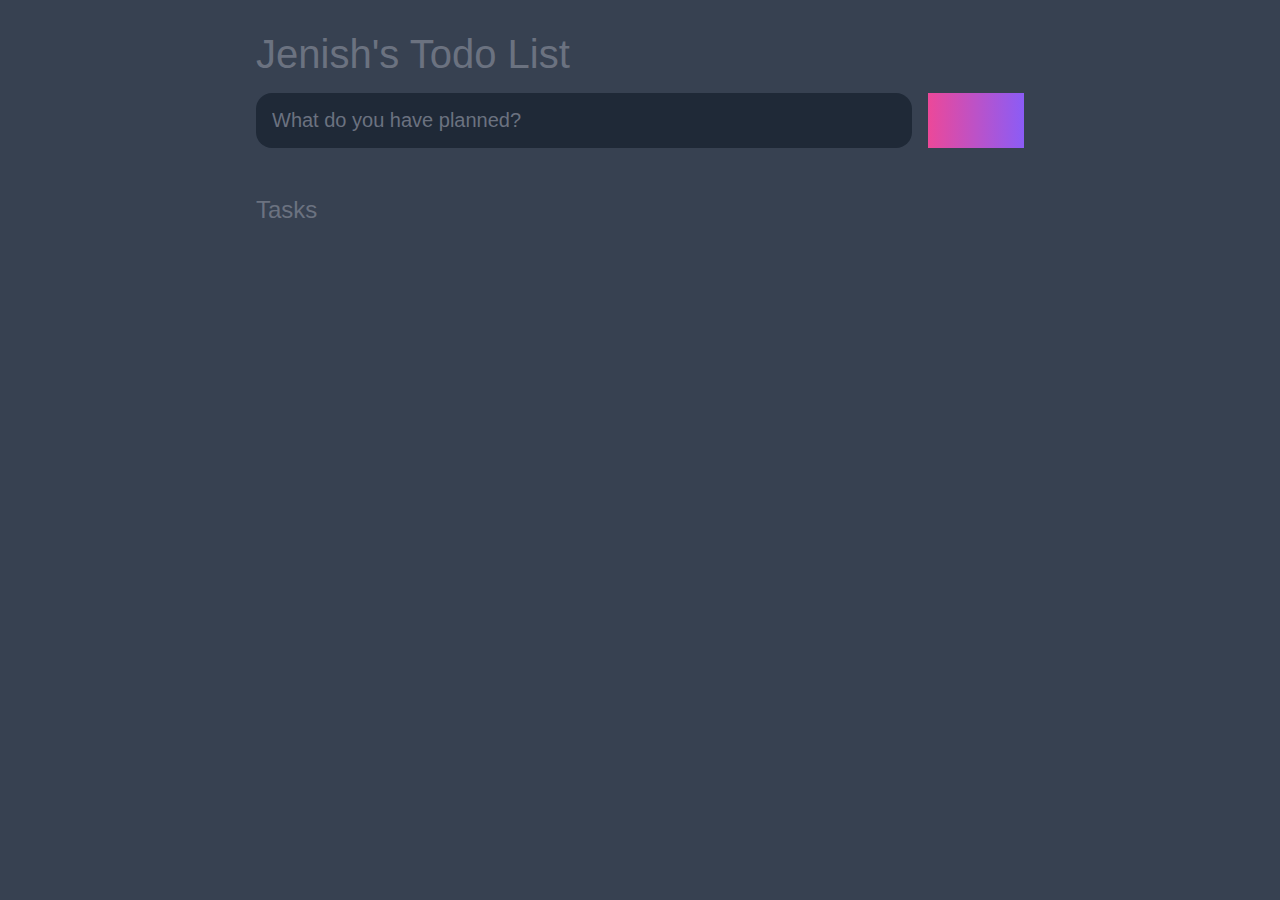
<file: Task-2/index.html>
<!DOCTYPE html>
<html lang="en">
<head>
  <meta charset="UTF-8">
  <meta http-equiv="X-UA-Compatible" content="IE=edge">
  <meta name="viewport" content="width=device-width, initial-scale=1.0">
  <title>Jenish's ToDo List</title>

  <link rel="stylesheet" href="main.css" />
</head>
<body>
  
  <header>
    <h1>Jenish's Todo List</h1>
    <form id="new-task-form">
      <input 
        type="text" 
        name="new-task-input" 
        id="new-task-input" 
        placeholder="What do you have planned?" />
      <input 
        type="submit"
        id="new-task-submit" 
        value="Add task" />
    </form>
  </header>
  <main>
    <section class="task-list">
      <h2>Tasks</h2>

      <div id="tasks">
      </div>
    </section>
  </main>

  <script src="main.js"></script>
</body>
</html>
</file>
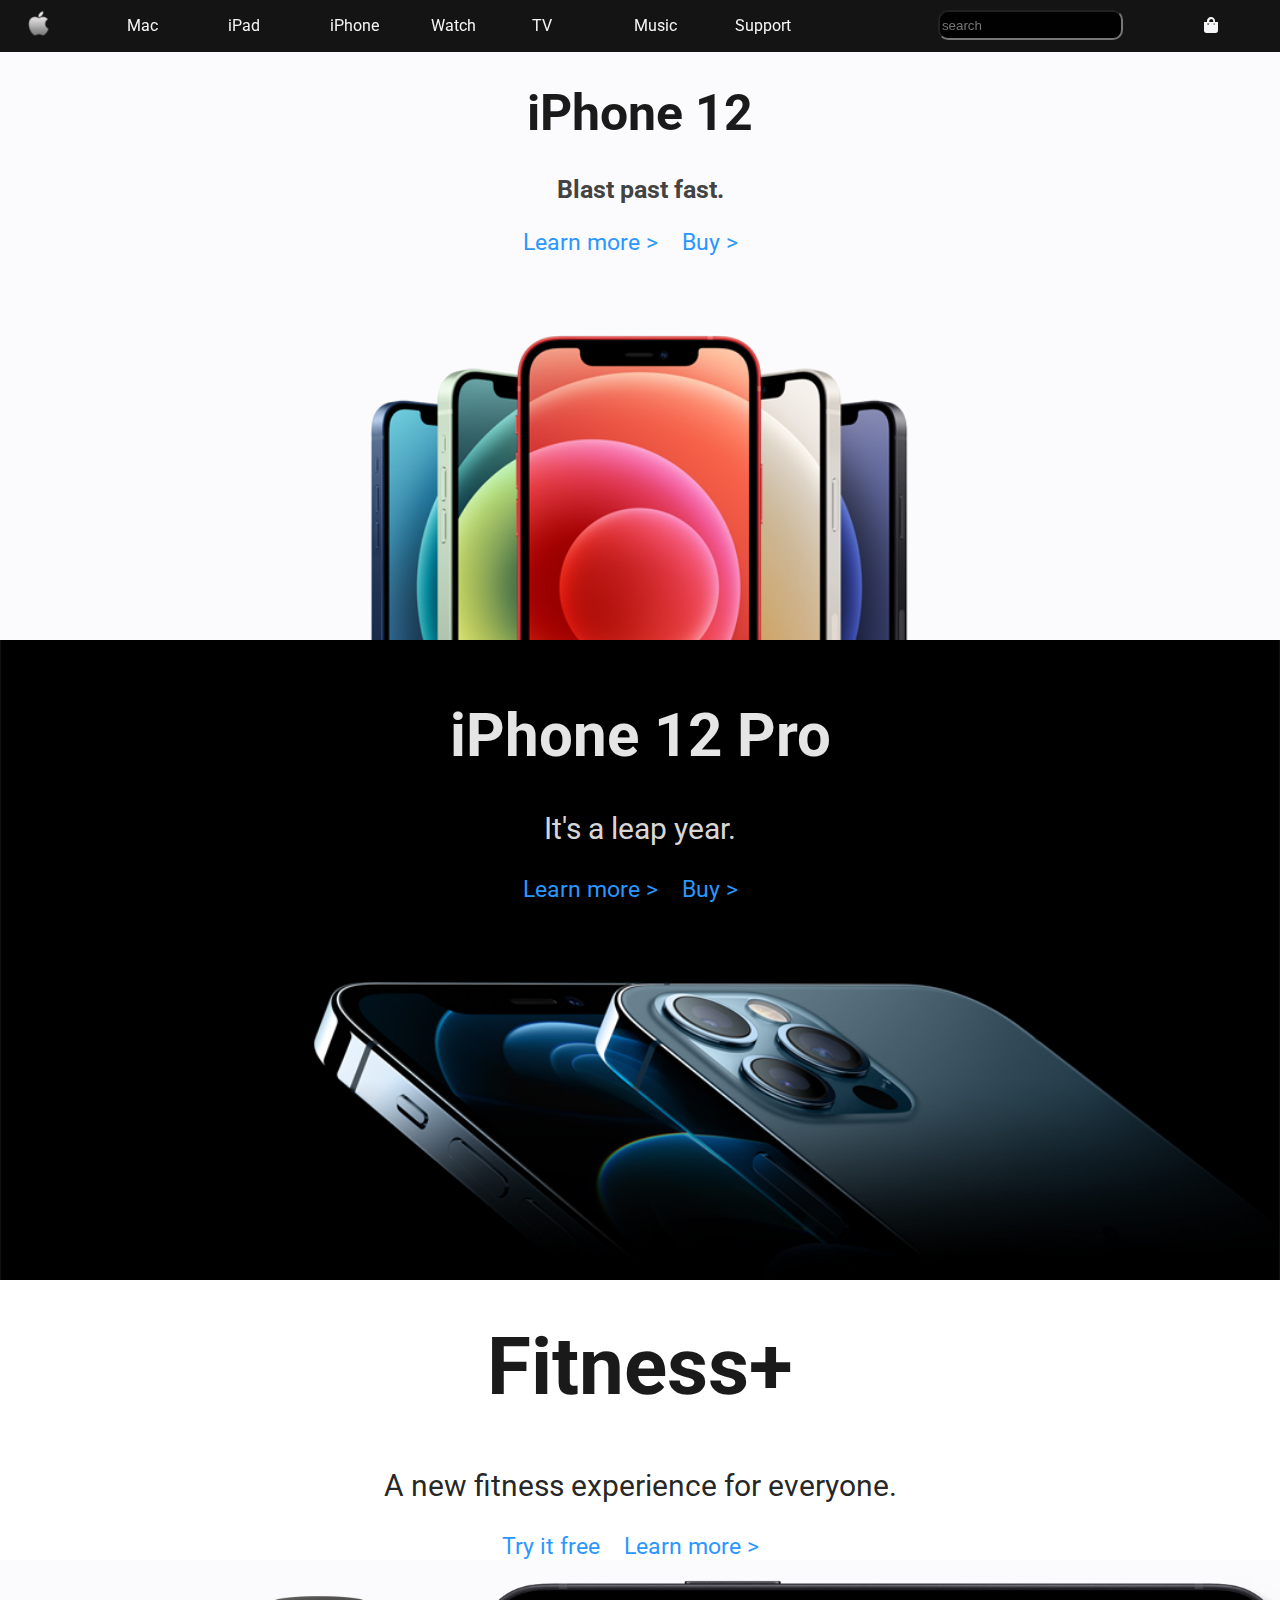
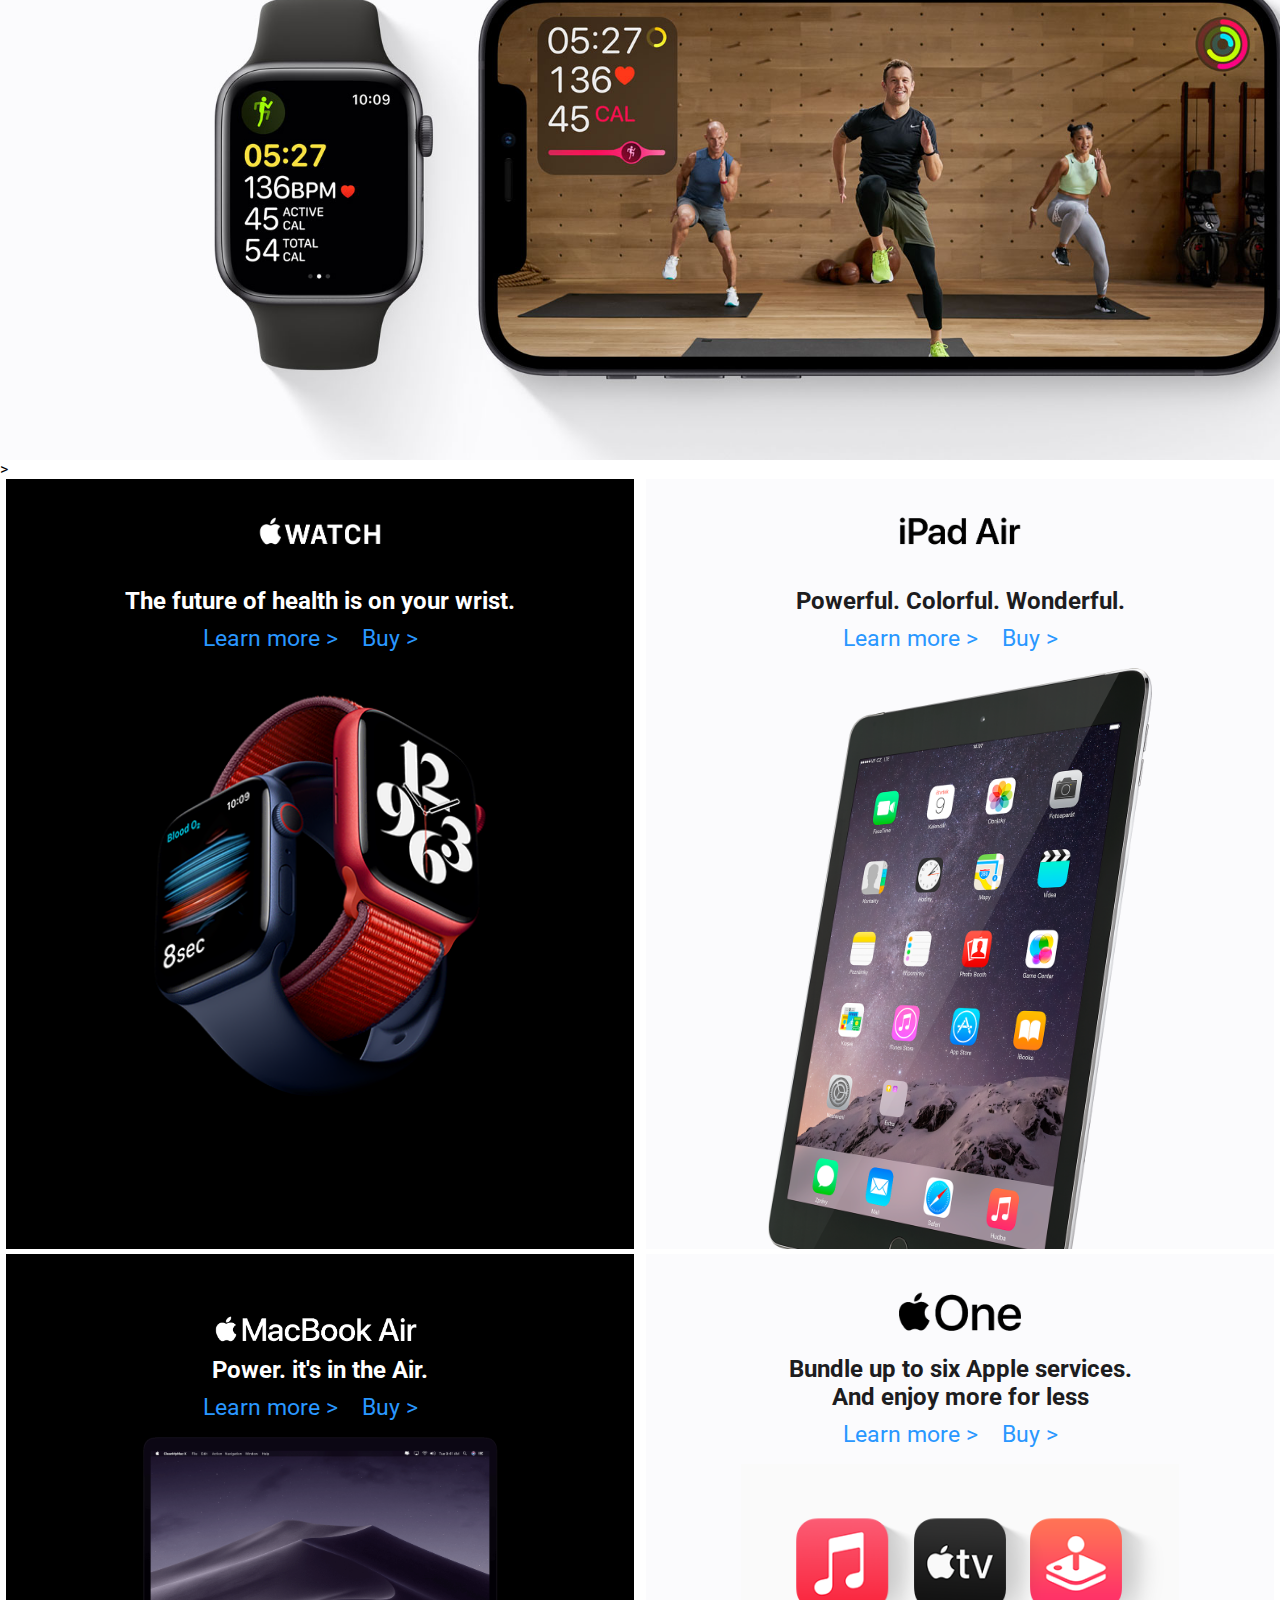
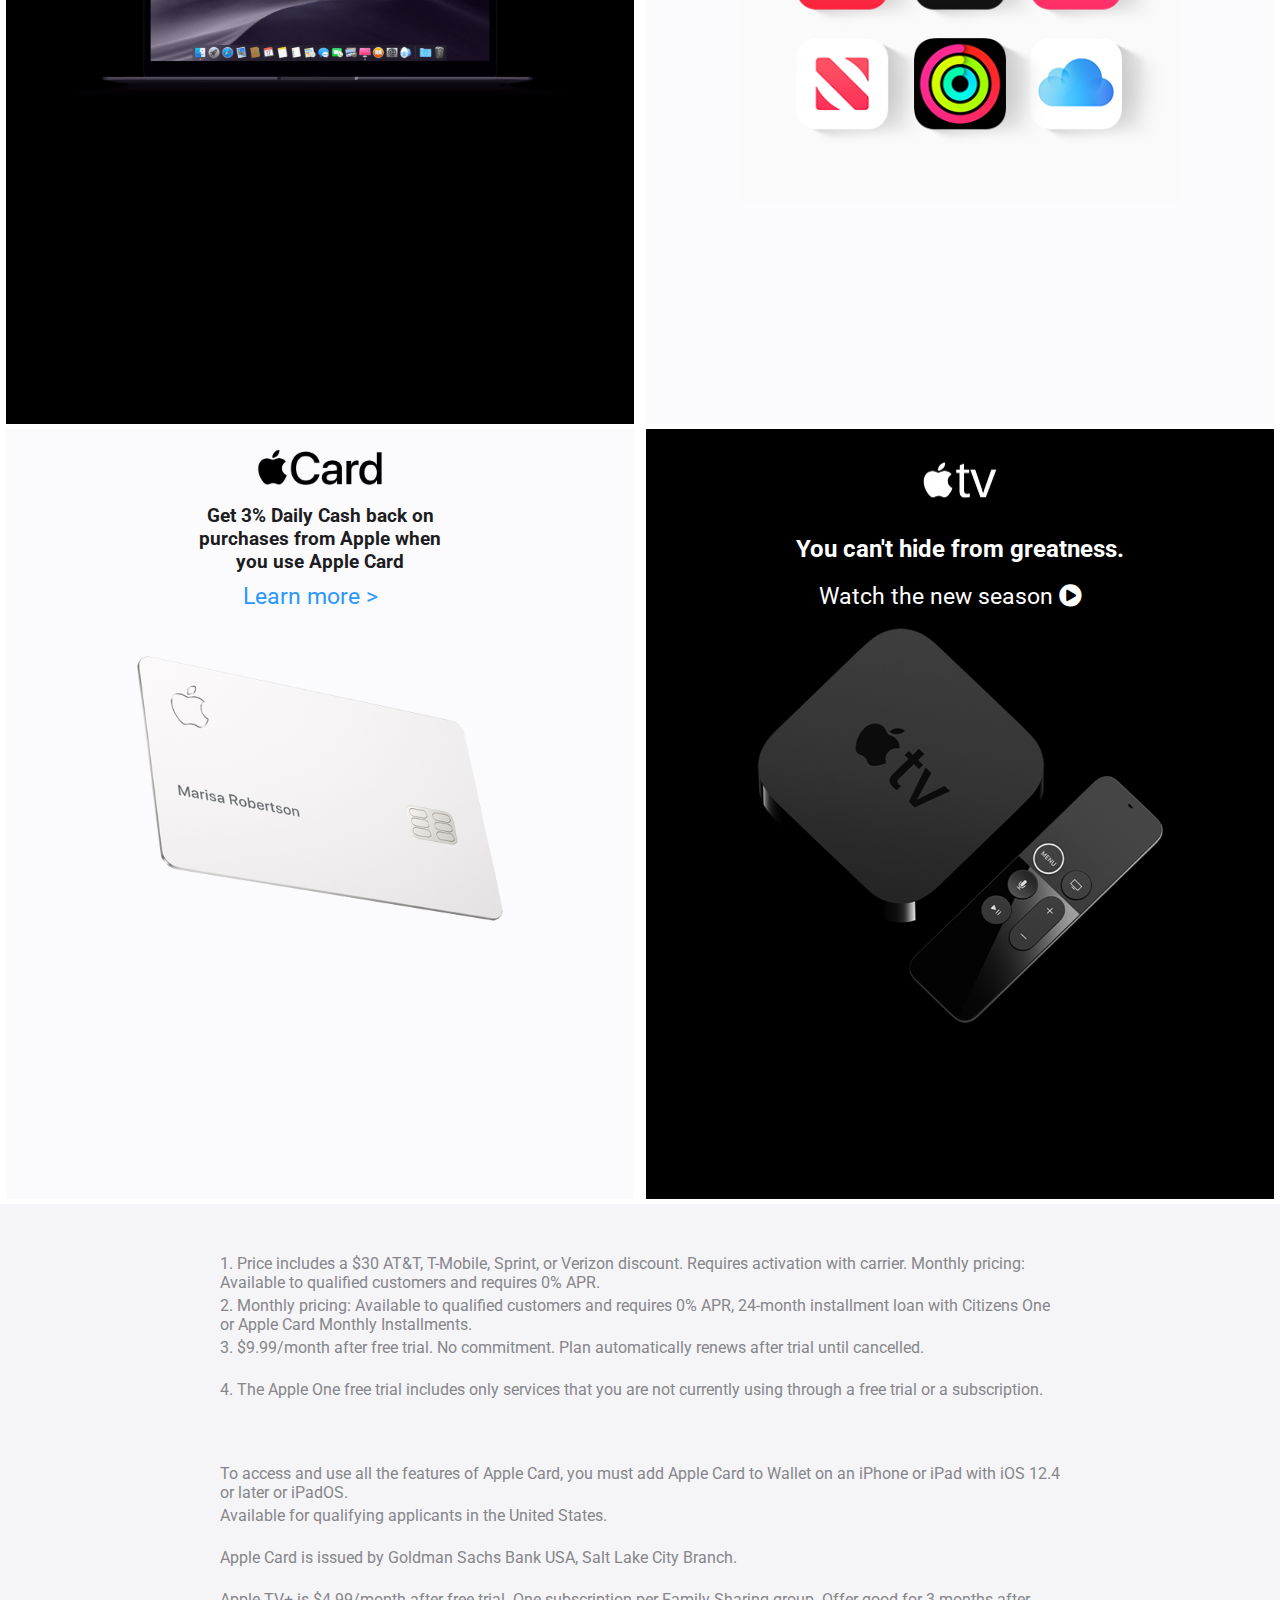
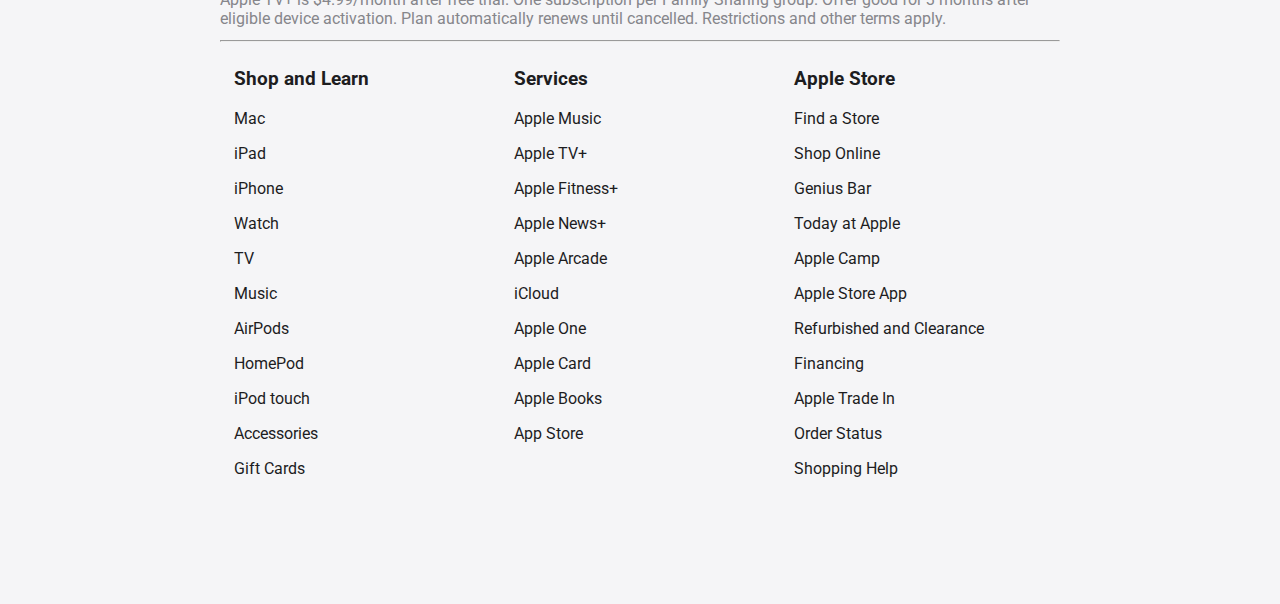
<file: Task-3/index.html>
<!DOCTYPE html>
<html lang="en">

<head>
    <meta charset="UTF-8">
    <meta name="viewport" content="width=device-width, initial-scale=1.0">
    <title>Apple</title>
    <link rel="stylesheet" href="style.css">
    <link rel="stylesheet" href="responsive.css">
    <!-- <link rel="stylesheet" href="reset.css"> buat reset css -->
    <link rel="shortcut icon" type="image/jpg" href="./img/apple-logo.png">
    <link rel="stylesheet" href="https://cdnjs.cloudflare.com/ajax/libs/font-awesome/5.8.2/css/all.min.css"
        crossorigin="anonymous" />
    <link rel="preconnect" href="https://fonts.gstatic.com">
    <link href="https://fonts.googleapis.com/css2?family=Roboto:wght@100&display=swap" rel="stylesheet">
    <link href="https://fonts.googleapis.com/css2?family=Roboto:wght@300&display=swap" rel="stylesheet">
    <link href="https://fonts.googleapis.com/css2?family=Roboto:wght@700&display=swap" rel="stylesheet">
</head>

<body>
    <!-- Bagian header-->
    <header>
        <div class="header-wrapper">
            <span class="menu-logo hp-viewport fas fa-ellipsis-h"></span>
            <ul class="header-list">
                
                <li class="header-content hp-viewport apple-header"><a href="https://www.apple.com/"><img class="logo" src="./img/apple-logo.png"></a></li>

                <li class="header-content hp-viewport-hide"><a href="https://www.apple.com/mac/">Mac</a></li>
                <li class="header-content hp-viewport-hide"><a href="https://www.apple.com/ipad/">iPad</a></li>
                <li class="header-content hp-viewport-hide"><a href="https://www.apple.com/iphone/">iPhone</a></li>
                <li class="header-content hp-viewport-hide"><a href="https://www.apple.com/watch/">Watch</a></li>
                <li class="header-content hp-viewport-hide"><a href="https://www.apple.com/tv/">TV</a></li>
                <li class="header-content hp-viewport-hide"><a href="https://www.apple.com/music/">Music</a></li>
                <li class="header-content hp-viewport-hide"><a href="https://support.apple.com/">Support</a></li>
                <!-- masukkin input search -->
                
                <li class="header-content hp-viewport-hide fa-searchs"><a href="#" class="fas fa-search"></a></li>
                <input class="search" placeholder="search" type="search" name="">
                <!-- masukkin input search -->

                <li class="header-content hp-viewport header-shoping"><a href="https://www.apple.com/us/shop/goto/bag" class="fas fa-shopping-bag"></a></li>
            </ul>

        </div>
    </div>
    </header>
    <!-- header -->

    <main>

        <!-- Bagian content atas -->


        <div class="container">
            <div class="contents">
                <div class="image-container" onclick="location.href='https://www.apple.com/iphone-12/';" style="cursor: pointer;">
                    <div class="iphone-12">
                        <div class="title">
                            <h1>iPhone 12</h1>
                            <p>Blast past fast.</p>
                        </div>
                        <div class="cta-links">
                            <a href="#" class="learn-more-link">Learn more ></a>
                            <a href="#" class="buy-link">Buy ></a>
                        </div>
                    </div>
                </div>
                <div class="image-container" onclick="location.href='https://www.apple.com/iphone-12-pro/';" style="cursor: pointer;">
                    <div class="iphone-12-pro">
                        <div class="title">
                            <h1>iPhone 12 Pro</h1>
                            <p>It's a leap year.</p>
                        </div>
                        <div class="cta-links">
                            <a href="#" class="learn-more-link">Learn more ></a>
                            <a href="#" class="buy-link">Buy ></a>
                        </div>
                    </div>
                </div>

        <div class="title">
                    <h1 class="hello">Fitness+</h1>
                    <p class="A">A new fitness experience for everyone.</p>
                    <div class="cta-links">
                        <a href="https://fitness.apple.com/us/subscribe?itscg=10000&itsct=fit-hero-hp_tile-apl-ann-201111" class="learn-more-link">Try it free</a>
                        <a href="https://www.apple.com/apple-fitness-plus/" class="buy-link">Learn more ></a>
                    </div>
                <div class="image-container">
                <div class="fitness" onclick="location.href='https:https://www.apple.com/apple-fitness-plus/';" style="cursor: pointer;"></div>>          
                    </div>
</div>
</div>

            </div>
        </div>


        <ul class="flex-list">
            <li class="li1 content">

                <div class="theme-dark container-main"
                    onclick="location.href='https://www.apple.com/apple-watch-series-6/';" style="cursor: pointer;">
                    <div class="unit-copy-wrapper">
                        <img class="apple-watch-logo" src="./img/apple-watch-logo.png" alt="apple-watch-logo">
                        <h2 class="headline">The future of health is on your wrist.</h2>
                    </div>
                    <div class="cta-links">
                        <a href="https://www.apple.com/apple-watch-series-6/" class="learn-more-link">Learn more ></a>
                        <a href="https://www.apple.com/shop/buy-watch/apple-watch" class="buy-link">Buy ></a>
                    </div>
                    <div class="unit-image">
                        <figure>
                            <img src="./img/apple-watch-6.png" alt="apple-watch">
                        </figure>
                    </div>
                </div>
            </li>

            <li class="li2 content">

                <div class="theme-light container-main" onClick="location.href='https://www.apple.com/ipad-air/';"
                    style="cursor: pointer;">
                    <div class="unit-copy-wrapper">
                        <img class="apple-watch-logo" src="./img/ipad-air-logo.png" alt="">
                        <h2 class="headline">Powerful. Colorful. Wonderful.</h2>
                    </div>
                    <div class="cta-links">
                        <a href="" class="learn-more-link">Learn more ></a>
                        <a href="" class="buy-link">Buy ></a>
                    </div>
                    <div class="unit-image">
                        <figure>
                            <img src="./img/ipad-air.png" alt="ipad-air" style="width: 70%;">
                        </figure>
                    </div>
                </div>
            </li>

            <li class="li3 content">

                <div class="theme-dark container-main" onclick="location.href='https://www.apple.com/macbook-air/';" style="cursor: pointer;">
                    <div class="unit-copy-wrapper">
                        <img class="mackbook-air-logo" src="./img/macbook-air-logo.png" alt=""
                            style="width: 35%; margin-top: 55px;">
                        <h2 class="headline">Power. it's in the Air.</h2>
                    </div>
                    <div class="cta-links">
                        <a href="" class="learn-more-link">Learn more ></a>
                        <a href="" class="buy-link">Buy ></a>
                    </div>
                    <div class="unit-image">
                        <figure>
                            <img src="./img/macbook-air.png" alt="" style="width: 100%; height: 100%;">
                        </figure>
                    </div>
                </div>
            </li>

            <li class="li4 content">

                <div class="theme-light container-main" onclick="location.href='https://www.apple.com/apple-one/'" style="cursor: pointer;">
                    <div class="unit-copy-wrapper">
                        <img src="./img/apple-one-logo.png" alt="" style="width: 30%; margin-top: 20px;">
                        <h2 class="headline">Bundle up to six Apple services.<br>And enjoy more for less</h2>
                    </div>
                    <div class="cta-links">
                        <a href="" class="learn-more-link">Learn more ></a>
                        <a href="" class="buy-link">Buy ></a>
                    </div>
                    <div class="unit-image">
                        <figure>
                            <img src="./img/apple-one.png" alt="apple-one" style="width: 80%;">
                        </figure>
                    </div>
                </div>
            </li>
            <li class="li5 content">

                <div class="theme-light container-main" onclick="location.href='https://www.apple.com/apple-card/'" style="cursor: pointer;">
                    <div class="unit-copy-wrapper">
                        <img src="./img/apple-card-logo.png" alt="apple-card-logo" style="width: 20%; margin-top: 20px;">
                        <h2 style="margin-bottom: 10px; font-size: 19px; color: #1D1D1F">
                            Get 3% Daily Cash back on<br> 
                            purchases from Apple when<br> 
                            you use Apple Card
                        </h2>
                    </div>
                    <div class="cta-links">
                        <a href="">Learn more ></a>
                    </div>
                    <div class="unit-image">
                        <figure style="margin-top: 0;">
                            <img src="./img/apple-card.png" alt="apple-card" style="width: 80%;">
                        </figure>
                    </div>
                </div>
            </li>

            <li class="li6 content">

                <div class="theme-dark container-main dickison" onclick="location.href='https://tv.apple.com/'" style="cursor: pointer;">
                    
                    
                    <div class="unit-copy-wrapper">
                        <img src="./img/apple-tv-logo.png" alt="apple-tv-logo" style="width: 15%; margin-top: 20px;">
                        <h2>You can't hide from greatness.</h2>
                    </div>
                    <div class="cta-links"><a href="https://tv.apple.com/season/umc.cmc.7525wsaxw3oprxq6b307ideiz?showId=umc.cmc.1ogyy5s2agasxa5qztabrlykn&itscg=10000&itsct=atv-0-apl_hp-pmo_wch-dickinson2-201104" style="color: white;">Watch the new season <span class="fas fa-play-circle" style="float: none; margin: 0;"></span> </a></div>
                    <div class="unit-image">
                        <figure>
                            <img src="./img/dickinson-apple-tv.png" alt="apple-tv" style="width: 80%;">
                        </figure>
                    </div>
                    

                </div>
            </li>
        </ul>
    </main>

    <!-- Bagian footer-->
    <footer>
        <div class="footer-container">
            <div class="foot-notes">
                <ul>
                    <li>
                        1. Price includes a $30 AT&T, T-Mobile, Sprint, or Verizon discount. Requires activation with carrier. Monthly pricing: Available to qualified customers and requires 0% APR.
                    </li>

                    <li>
                        2. Monthly pricing: Available to qualified customers and requires 0% APR, 24-month installment loan with Citizens One or Apple Card Monthly Installments.
                    </li>

                    <li>
                        3. $9.99/month after free trial. No commitment. Plan automatically renews after trial until cancelled.
                    </li>

                    <li>
                        4. The Apple One free trial includes only services that you are not currently using through a free trial or a subscription.
                    <li>

                    <li>
                        To access and use all the features of Apple Card, you must add Apple Card to Wallet on an iPhone or iPad with iOS 12.4 or later or iPadOS.
                    </li>

                    <li>
                        Available for qualifying applicants in the United States.
                    </li>
                    
                    <li>
                        Apple Card is issued by Goldman Sachs Bank USA, Salt Lake City Branch.
                    </li>
                    <li>
                        Apple TV+ is $4.99/month after free trial. One subscription per Family Sharing group. Offer good for 3 months after eligible device activation. Plan automatically renews until cancelled. Restrictions and other terms apply.
                    </li>
                </ul>
            </div>

        </div>
    </div>
    <hr style="width: 70%;">
    <div class="footer-container">
        <div class="footer-list">
            <h3>Shop and Learn</h3>
            <p><a href="https://www.apple.com/mac">Mac</a></p>
            <p><a href="https://www.apple.com/ipad">iPad</a></p>
            <p><a href="https://www.apple.com/iphone">iPhone</a></p>
            <p><a href="https://www.apple.com/watch">Watch</a></p>
            <p><a href="https://www.apple.com/tv">TV</a></p>
            <p><a href="https://www.apple.com/music">Music</a></p>
            <p><a href="https://www.apple.com/airpods">AirPods</a></p>
            <p><a href="https://www.apple.com/homepod">HomePod</a></p>
            <p><a href="https://www.apple.com/ipad-touch">iPod touch</a></p>
            <p><a href="https://www.apple.com/shop/accessories/all">Accessories</a></p>
            <p><a href="https://www.apple.com/shop/gift-cards">Gift Cards</a></p>
        </div>
        <div class="footer-list">
            <h3>Services</h3>
            <p><a href="https://www.apple.com/apple-music">Apple Music</a></p>
            <p><a href="https://www.apple.com/apple-tv-plus">Apple TV+</a></p>
            <p><a href="https://www.apple.com/apple-fitnes-plus">Apple Fitness+</a></p>
            <p><a href="https://www.apple.com/apple-news">Apple News+</a></p>
            <p><a href="https://www.apple.com/apple-arcade">Apple Arcade</a></p>
            <p><a href="https://www.apple.com/icloud">iCloud</a></p>
            <p><a href="https://www.apple.com/apple-one">Apple One</a></p>
            <p><a href="https://www.apple.com/apple-card">Apple Card</a></p>
            <p><a href="https://www.apple.com/apple-books">Apple Books</a></p>
            <p><a href="https://www.apple.com/app-store">App Store</a></p>
        </div>
        <div class="footer-list">
            <h3>Apple Store</h3>
            <p><a href="https://www.apple.com/retail">Find a Store</a></p>
            <p><a href="https://www.apple.com/shop">Shop Online</a></p>
            <p><a href="https://www.apple.com/retail/geniusbar">Genius Bar</a></p>
            <p><a href="https://www.apple.com/today">Today at Apple</a></p>
            <p><a href="https://www.apple.com/today/camp">Apple Camp</a></p>
            <p><a href="https://apps.apple.com/app/apple-store/id375380948">Apple Store App</a></p>
            <p><a href="https://www.apple.com/shop/refurbished">Refurbished and Clearance</a></p>
            <p><a href="https://www.apple.com/shop/browse/financing">Financing</a></p>
            <p><a href="https://www.apple.com/shop/trade-in">Apple Trade In</a></p>
            <p><a
                    href="https://secure4.store.apple.com/shop/signIn/orders?r=SCKFUHKXACXX7DYHYT9JT7JJTAPAXHFKH&s=aHR0cHM6Ly9zZWN1cmU0LnN0b3JlLmFwcGxlLmNvbS9zaG9wL29yZGVyL2xpc3R8MWFvc2MyMzE1ZDYzNTE4MGIwZTg4MWE3YzIwOWJjMTVkMjNlMzI4ZTBkN2Y">Order
                    Status</a></p>
            <p><a href="https://www.apple.com/shop/help">Shopping Help</a></p>
        </div>
        <!-- <div class="footer-copyright">
            <img class="logo-footer" src="img/apple-logo.png" alt="footer logo">
            <p class="txt-copy"><a target="_blank" href="https://www.apple.com/id/">appleindonesia</a> &copy; 2021</p>
        </div> -->
    </div>
    </footer>
</body>
</html>
</file>
<file: Task-2/main.css>
:root {
	--dark: #374151;
	--darker: #1F2937;
	--darkest: #111827;
	--grey: #6B7280;
	--pink: #EC4899;
	--purple: #8B5CF6;
	--light: #EEE;
}

* {
	margin: 0;
	box-sizing: border-box;
	font-family: "Fira sans", sans-serif;
}

body {
	display: flex;
	flex-direction: column;
	min-height: 100vh;
	color: #FFF;
	background-color: var(--dark);
}

header {
	padding: 2rem 1rem;
	max-width: 800px;
	width: 100%;
	margin: 0 auto;
}

header h1{ 
	font-size: 2.5rem;
	font-weight: 300;
	color: var(--grey);
	margin-bottom: 1rem;
}

#new-task-form {
	display: flex;;
}

input, button {
	appearance: none;
	border: none;
	outline: none;
	background: none;
}

#new-task-input {
	flex: 1 1 0%;
	background-color: var(--darker);
	padding: 1rem;
	border-radius: 1rem;
	margin-right: 1rem;
	color: var(--light);
	font-size: 1.25rem;
}

#new-task-input::placeholder {
	color: var(--grey);
}

#new-task-submit {
	color: var(--pink);
	font-size: 1.25rem;
	font-weight: 700;
	background-image: linear-gradient(to right, var(--pink), var(--purple));
	/* -webkit-background-clip: text; */
	-webkit-text-fill-color: transparent;
	cursor: pointer;
	transition: 0.4s;
}

#new-task-submit:hover {
	opacity: 0.8;
}

#new-task-submit:active {
	opacity: 0.6;
}

main {
	flex: 1 1 0%;
	max-width: 800px;
	width: 100%;
	margin: 0 auto;
}

.task-list {
	padding: 1rem;
}

.task-list h2 {
	font-size: 1.5rem;
	font-weight: 300;
	color: var(--grey);
	margin-bottom: 1rem;
}

#tasks .task {
	display: flex;
	justify-content: space-between;
	background-color: var(--darkest);
	padding: 1rem;
	border-radius: 1rem;
	margin-bottom: 1rem;
}

.task .content {
	flex: 1 1 0%;
}

.task .content .text {
	color: var(--light);
	font-size: 1.125rem;
	width: 100%;
	display: block;
	transition: 0.4s;
}

.task .content .text:not(:read-only) {
	color: var(--pink);
}

.task .actions {
	display: flex;
	margin: 0 -0.5rem;
}

.task .actions button {
	cursor: pointer;
	margin: 0 0.5rem;
	font-size: 1.125rem;
	font-weight: 700;
	text-transform: uppercase;
	transition: 0.4s;
}

.task .actions button:hover {
	opacity: 0.8;
}

.task .actions button:active {
	opacity: 0.6;
}

.task .actions .edit {
	background-image: linear-gradient(to right, var(--pink), var(--purple));
	/* -webkit-background-clip: text; */
	-webkit-text-fill-color: transparent;
}

.task .actions .delete {
	color: crimson;
}
</file>
<file: Task-3/style.css>
* {
    -webkit-box-sizing: border-box;
    -moz-box-sizing: border-box;
    box-sizing: border-box;
  }

ul, li, ol {
    list-style: none;
    }

    a {
    text-decoration: none;
}
body, main{
    margin: 0 auto;
    font-family: 'Roboto', 'Helvetica', Arial, sans-serif;
    background-color: rgb(255, 255, 255);
}

/* css untuk header */
header {
    position: fixed;
    top:0;
    height: 52px;
    width: 100%;
    color: rgba(255, 253, 253, 0.87);
    background-color: rgba(0,0,0,0.92);
    z-index: 10;
  }


.header-wrapper {

    /* text-align: center;
    line-height: 50px;
    font-size: 30px; */
  }

.header-list{
    display: flex;
    justify-content: space-around;
    padding-top: 0;
    /* margin-left:50px; */
    

}
.header-list li {
    margin: 0;
    height: 50px;
    width: 50px;
    display: flex;
    align-items: center;
    /* Add 3D effects */
    transform-style: preserve-3d;
    perspective: 500px; /* Adjust the value to control the 3D perspective depth */
    transition: transform 0.3s ease; /* Smooth transition for the 3D effect */
  }
  
.header-list li a{
    text-decoration: none;
    color: #f5f5f7;
}
.header-list a {
    
  /* margin-left:50px; 
  font-size:20px;
  margin-bottom:10px;   
  line-height: 65px;
  padding: 0 25px;
  color: white;
  display: block;
  float: left;
  transition: all 0.5s;  */

}
.logo{
    width: 25px;
    /* width: 30px;
    margin-top: 10px;
    margin-bottom:10px;
    float:left;
    margin-left:30px; */
}
span{
    /* margin-left:20px;
    float:left; */
}


.search{
    margin-top:10px;
    margin-bottom:10px;
    margin-right:30px;
    float:right;
    background-color: rgba(0,0,0,0.92);
    border-radius:10px;
}
/* header */


/* container global - disabled */

/* .container {
    margin: 0 20px;
  }
*/

.contents {
    background-color: white;
}


.image-container .iphone-12 {
    height: 640px;
    width: 100%;
    margin-bottom: 0px;
}

.iphone-12 {
    height: 100%;
    background-image: url(img/iphone_12.jpg);
    background-size: cover;
    background-position: center;
    background-repeat: no-repeat;   
    }

.iphone-12 .title {
    text-align: center;
    padding-top: 50px;
}


.iphone-12 .title h1 {
    font-size: 50px;
    color: rgba(0, 0, 0, 0.897);
    font-weight: 700;
}
.iphone-12 .title p {
    font-size: 25px;
    font-weight: bold;
    color: rgba(41, 41, 41, 0.89)
}

 .cta-links {
    text-align: center;
}

.image-container .iphone-12-pro {
    height: 640px;
    width: 100%;
    padding-top: 20px;
}

.iphone-12-pro {
    height: 90%;
    min-height: 100%;
    background-image: url(img/iphone12pro-background.jpg);
    background-size: cover;
    background-position: center;
    background-repeat: no-repeat;
}

.iphone-12-pro .title {
    text-align: center;
}

.iphone-12-pro .title h1 {
    font-size: 60px;
    color: rgba(255, 255, 255, 0.897);
    font-weight: 700;
}

.iphone-12-pro .title p {
    font-size: 30px;
    font-weight: normal;
    color: rgba(255, 253, 253, 0.87)
}

.iphone-12-pro .cta-links {
    text-align: center;
}
.image-container .fitness {
    height: 500px;
    width: 100%;
    padding-top: 0%;
    flex: auto;
    
}

.fitness {
    height: 90%;
    min-height: 100%;
    background-image: url(img/apple-fitness.jpg);
    background-size: cover;
    background-position: center;
    background-repeat: no-repeat;
    margin-top: 00px;
}

.title .hello {
    text-align: center;
    margin-top: 40px;
    font-size: 80px;
    color: rgba(0, 0, 0, 0.897);
    font-weight: 700;
}



 .title .A {
     text-align: center;
    font-size: 30px;
    font-weight: normal;
    margin-top: 30px;
    color: rgba(0, 0, 0, 0.87)
    
}

.fitness .cta-links {
    text-align: center;
}

/* main */
ul {
    list-style: none;
    margin: 0px;
    padding: 0px;
    text-align: center;
  }
  li {
    color: white;
    height: 770px;
  }
  ul li{
      margin-bottom: 5px;
  }

  .flex-list{
      display: flex;
      flex-wrap: wrap;
  }
  .flex-list li{
      flex: auto;
      width: 50%;
  }
  .img{
      margin: 0 auto;
      width: 100%;
  }
  .headline{
      margin-top: 0;
      margin-bottom: 10px;
  }
  .content{
      overflow: hidden;
  }
  /* main themes content */
  .theme-dark{
    background-color: #000;
    margin: 0 auto;
  }
  .theme-light{
    background-color: #fbfbfd;
    margin: 0 auto;
    color: #1D1D1F;
  }
  .container-main{
    width: 98%;
    height: 100%;
  }

  ul li img{
      width: 100%;
  }

  .cta-links a{
      font-size: 23px;
      margin-right: 20px;
      text-decoration: none;
      color: #2997FF;
      font-weight: normal;
  }
  .cta-links a:hover{
      text-decoration: underline;
  }
  
  /* hover zoom products animation */
  .unit-image figure img{
      transition: transform .2s;
  }
  .unit-image figure img:hover{
      transform: scale(1.05);
  }
  .apple-watch-logo{
    width: 25%;
}
/* main */


  /* css untuk footer */

  footer {
      background-color: #f5f5f7;
      padding: 40px;
      height: 1000px;
      color: #1d1d1f;
  }

  .logo-footer {
      width: 50px;
      margin-bottom: 10px;
  }

  .txt-copy {
      margin: 0;
  }

  .txt-copy a {
      color: #fff;
  }

  .txt-copy a:hover {
      text-decoration: underline;
  }
  .footer-container{
      display: flex;
  }
  .footer-list {
      float: left;
      width: 30%;
      margin: 0 auto;
      
  }

  .footer-list p a {
      color: #1d1d1f;
  }

  .footer-list p a:hover {
      text-decoration: underline;
  }

  .clear-footer {
      clear: left;
  }
  .foot-notes ul li{
      color: #86868b;
      height: 2em;
      margin: 10px 0;
      text-align: left;
  }
  .footer-container, .footer-list-container{
      width: 70%;
      margin: 0 auto;
  }
/* footer */

/* responsive */
.menu-logo{
    visibility: hidden;
    position: absolute;
}
.fa-searchs{
    visibility: hidden;
}
</file>
<file: Task-3/responsive.css>
/* tablet size viewport */
@media (max-width: 1024px){
    .flex-list{
        flex-wrap: wrap;
    }

    .flex-list li{
        width: 50%;
        height: 400px;
    }
    .foot-notes{
        height: 500px;
    }
    footer{
        height: 1100px;
    }
    .fa-searchs{
        visibility: visible;
    }
    .search{
        visibility: hidden;
        position: absolute;
    }
}
    
/* smartphone/handphone */
@media (max-width: 670px){
    .flex-list{
        flex-direction: column;
    }
    .flex-list li, .img-container{
        margin: 0 auto;
        width: 100%;
        height: 400px;
    }
    .container-main{
        width: 100%;
    }
    .hp-viewport-hide{
        visibility: hidden;
    }
    .menu-logo{
        visibility: visible;
    }
    .hp-viewport{
        position: absolute;
        
    }
    .header-shoping{
        right: 10px;

    }
    .apple-header{
        margin: 0 auto;
    }
    .menu-logo{
        top: 18px;
        left: 30px;
    }
    .footer-container, .footer-list-container{
        width: 100%;
    }
    footer{
        height: 800px;
    }
    .foot-notes{
        height: 0;
    }
    .foot-notes ul li{
        margin-bottom: 100px;
        display: none;
    }
}
</file>
